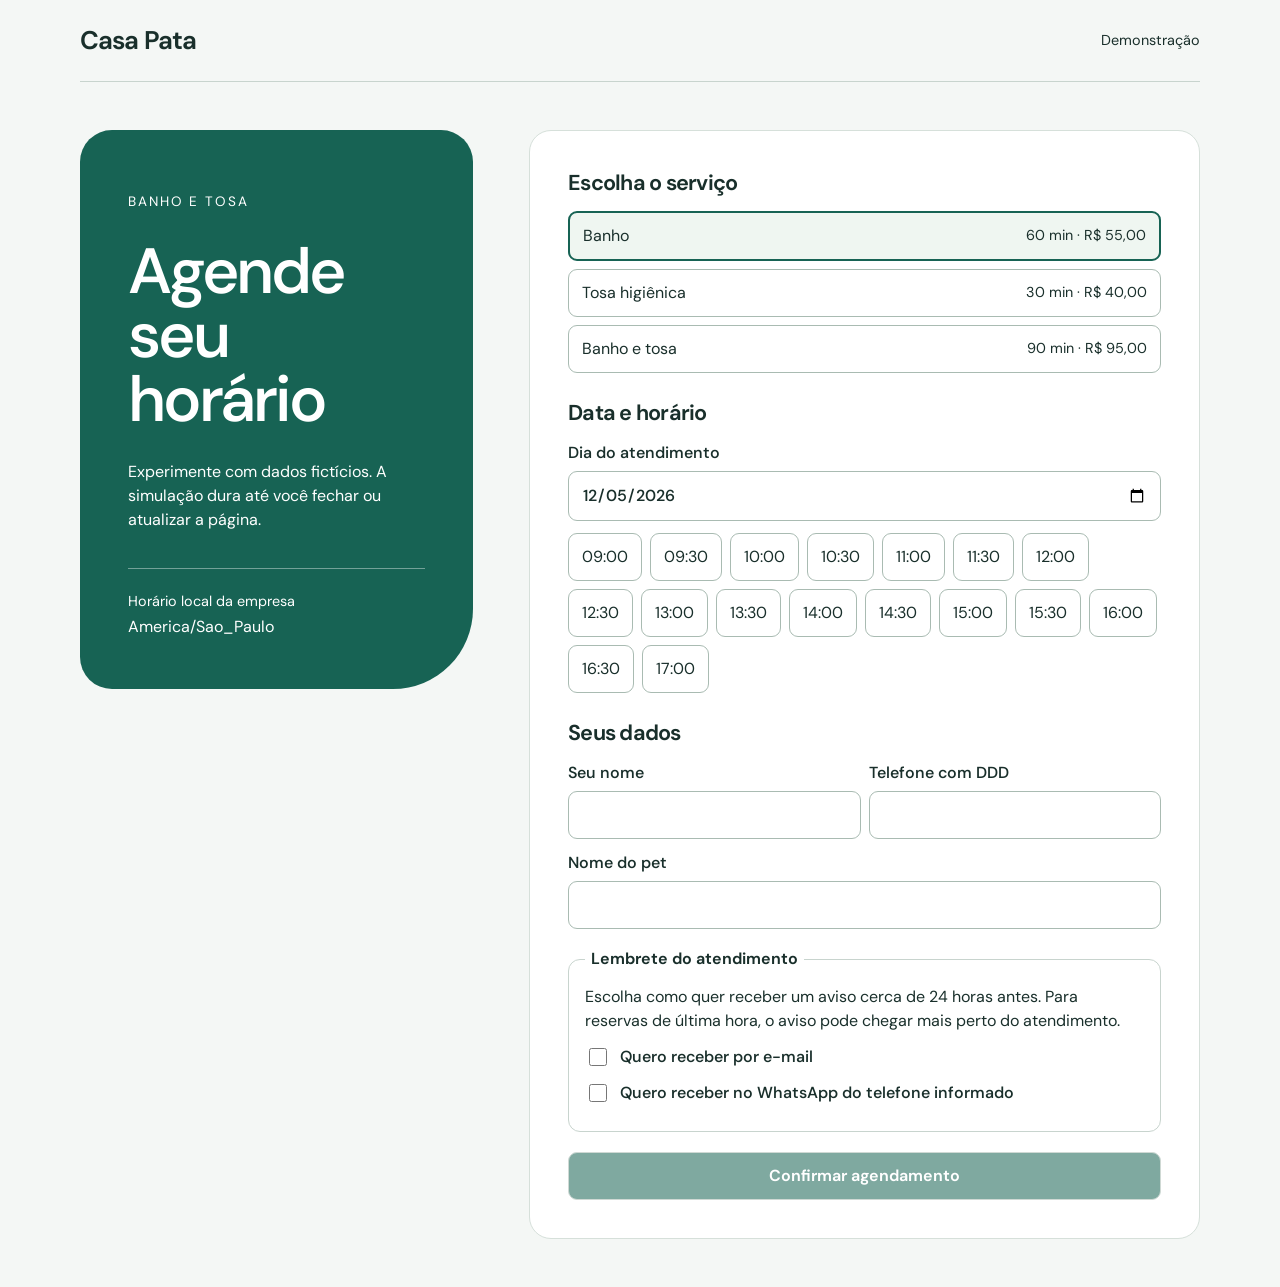
<file: public/index.html>
<!doctype html>
<html lang="pt-BR">
<meta charset="utf-8">
<meta name="viewport" content="width=device-width,initial-scale=1">
<title>Agendar atendimento</title>
<link rel="stylesheet" href="style.css">
<header><span id="brand">Agenda</span><span id="mode"></span></header>
<main>
    <aside><img id="logo" hidden alt="">
        <p id="category"></p>
        <h1>Agende seu horário</h1>
        <p id="intro">Escolha o serviço e encontre um horário para o atendimento.</p>
        <hr><small>Horário local da empresa</small>
        <p id="zone"></p>
    </aside>
    <section>
        <form id="form">
            <h2>Escolha o serviço</h2>
            <div id="services"></div>
            <h2>Data e horário</h2><label>Dia do atendimento<input type="date" id="date" required></label>
            <div id="slots" aria-live="polite"></div>
            <h2>Seus dados</h2>
            <div class="fields">
                <label>Seu nome<input id="customer" autocomplete="name" minlength="2" maxlength="100" required></label>
                <label>Telefone com DDD<input id="phone" type="tel" autocomplete="tel-national" maxlength="18"
                        required></label>
            </div>
            <label id="petField" hidden>Nome do pet<input id="pet" maxlength="80"></label>
            <fieldset id="reminders" hidden>
                <legend>Lembrete do atendimento</legend>
                <p>Escolha como quer receber um aviso cerca de 24 horas antes. Para reservas de última hora, o aviso
                    pode chegar mais perto do atendimento.</p>
                <label class="choice" id="emailOption" hidden><input type="checkbox" id="byEmail"> Quero receber por
                    e-mail</label>
                <label id="addressField" hidden>Seu e-mail<input id="address" type="email" autocomplete="email"
                        maxlength="254" disabled></label>
                <label class="choice" id="waOption" hidden><input type="checkbox" id="byWhats"> Quero receber no
                    WhatsApp do telefone informado</label>
            </fieldset><button id="submit" disabled>Confirmar agendamento</button>
        </form>
        <p id="status" role="status"></p>
    </section>
</main>
<script src="config.js"></script>
<script src="api.js"></script>
<script src="app.js"></script>

</html>
</file>
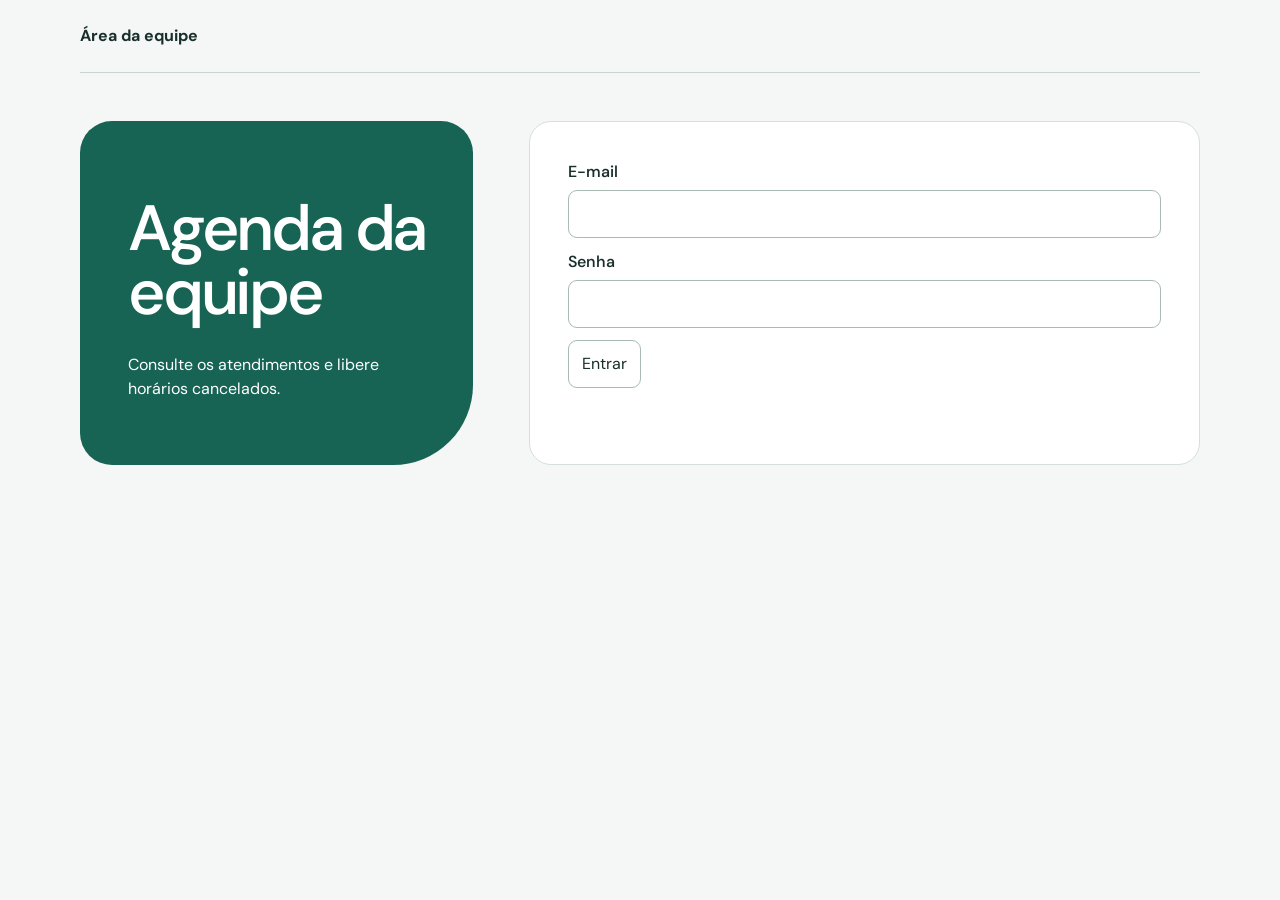
<file: public/equipe.html>
<!doctype html>
<html lang="pt-BR">
<meta charset="utf-8">
<meta name="viewport" content="width=device-width,initial-scale=1">
<title>Agenda da equipe</title>
<link rel="stylesheet" href="style.css">
<header><strong>Área da equipe</strong></header>
<main>
    <aside>
        <h1>Agenda da equipe</h1>
        <p>Consulte os atendimentos e libere horários cancelados.</p>
    </aside>
    <section>
        <form id="login"><label>E-mail<input id="email" type="email" required
                    autocomplete="username"></label><label>Senha<input id="password" type="password" required
                    autocomplete="current-password"></label><button>Entrar</button></form>
        <div id="panel" hidden><button id="reload">Atualizar agenda</button> <button id="logout">Sair</button>
            <h2>Próximos atendimentos</h2>
            <div id="rows"></div>
        </div>
        <p id="message" role="status"></p>
    </section>
</main>
<script src="config.js"></script>
<script src="api.js"></script>
<script src="equipe.js"></script>

</html>
</file>
<file: public/style.css>
:root {
  --brand: #176354;
  color: #192f2b;
  font: 16px/1.5 "Inter", system-ui, sans-serif;
  background: #f4f7f5
}

* {
  box-sizing: border-box
}

[hidden] {
  display: none !important
}

body {
  margin: 0
}

header,
main {
  width: min(1120px, 92%);
  margin: auto
}

header {
  display: flex;
  align-items: center;
  justify-content: space-between;
  padding: 24px 0;
  border-bottom: 1px solid #c8d4ce
}

#brand {
  font: bold 1.6rem Georgia, serif
}

#mode,
small {
  font-size: .9rem
}

main {
  display: grid;
  grid-template-columns: .85fr 1.45fr;
  gap: 5%;
  padding: 48px 0
}

aside {
  align-self: start;
  background: var(--brand);
  color: white;
  padding: clamp(24px, 4vw, 48px);
  border-radius: 32px 32px 80px 32px
}

aside img {
  width: 80px;
  height: 80px;
  object-fit: contain;
  background: white;
  border-radius: 16px
}

#category {
  letter-spacing: .14em;
  text-transform: uppercase;
  font-size: .85rem
}

h1 {
  font: normal clamp(3rem, 6vw, 5.2rem)/1 Georgia, serif;
  letter-spacing: -.05em;
  margin: 28px 0
}

hr {
  border: 0;
  border-top: 1px solid #ffffff65;
  margin: 36px 0 20px
}

#zone {
  margin: 2px 0
}

section {
  padding: clamp(20px, 3vw, 38px);
  background: white;
  border: 1px solid #d6e0da;
  border-radius: 22px
}

h2 {
  font: 600 1.35rem Georgia, serif;
  margin: 26px 0 14px
}

h2:first-child {
  margin-top: 0
}

label {
  display: grid;
  gap: 6px;
  font-weight: 550;
  margin-bottom: 12px
}

input,
button {
  font: inherit;
  padding: 11px 13px;
  border: 1px solid #a9bbb2;
  border-radius: 9px;
  background: white;
  color: inherit;
  min-width: 0
}

button {
  cursor: pointer
}

button:focus-visible,
input:focus-visible {
  outline: 3px solid #dc8d26;
  outline-offset: 2px
}

#services {
  display: grid;
  gap: 8px
}

#services button {
  display: flex;
  justify-content: space-between;
  align-items: center;
  text-align: left;
  gap: 10px
}

button[aria-pressed=true] {
  border: 2px solid var(--brand);
  background: #eff6f1
}

#slots,
.fields {
  display: flex;
  flex-wrap: wrap;
  gap: 8px
}

.fields label {
  flex: 1 1 180px
}

#submit {
  background: var(--brand);
  color: white;
  width: 100%;
  font-weight: 650;
  margin-top: 12px
}

button:disabled {
  opacity: .55;
  cursor: default
}

#status:empty {
  display: none
}

@media(max-width:720px) {
  main {
    grid-template-columns: 1fr;
    padding: 18px 0;
    gap: 16px
  }

  aside {
    padding: 20px 24px;
    border-radius: 18px
  }

  h1 {
    margin: 8px 0;
    font-size: 2.6rem
  }

  aside hr,
  aside small,
  aside #zone {
    display: none
  }

  aside p {
    margin: 6px 0
  }

  header {
    padding: 14px 0
  }
}

@font-face {
  font-family: "DM Sans";
  src: url("fonts/dm-sans.woff2") format("woff2");
  font-weight: 100 1000;
  font-style: normal;
  font-display: swap;
}

:root,
h1,
h2,
#brand {
  font-family: "DM Sans", system-ui, sans-serif;
}

h1 {
  font-weight: 560;
  font-size: clamp(2.5rem, 5vw, 4.5rem);
}

h2,
#brand {
  font-weight: 650;
  letter-spacing: -.035em;
}

#reminders {
  border: 1px solid #c8d4ce;
  border-radius: 12px;
  padding: 14px 16px;
  margin: 18px 0 8px;
}

#reminders legend {
  padding: 0 6px;
  font-weight: 650;
}

#reminders p {
  margin: 0 0 12px;
}

.choice {
  display: flex;
  align-items: center;
  gap: 10px;
}

.choice input {
  width: 18px;
  height: 18px;
  accent-color: var(--brand);
}
</file>
